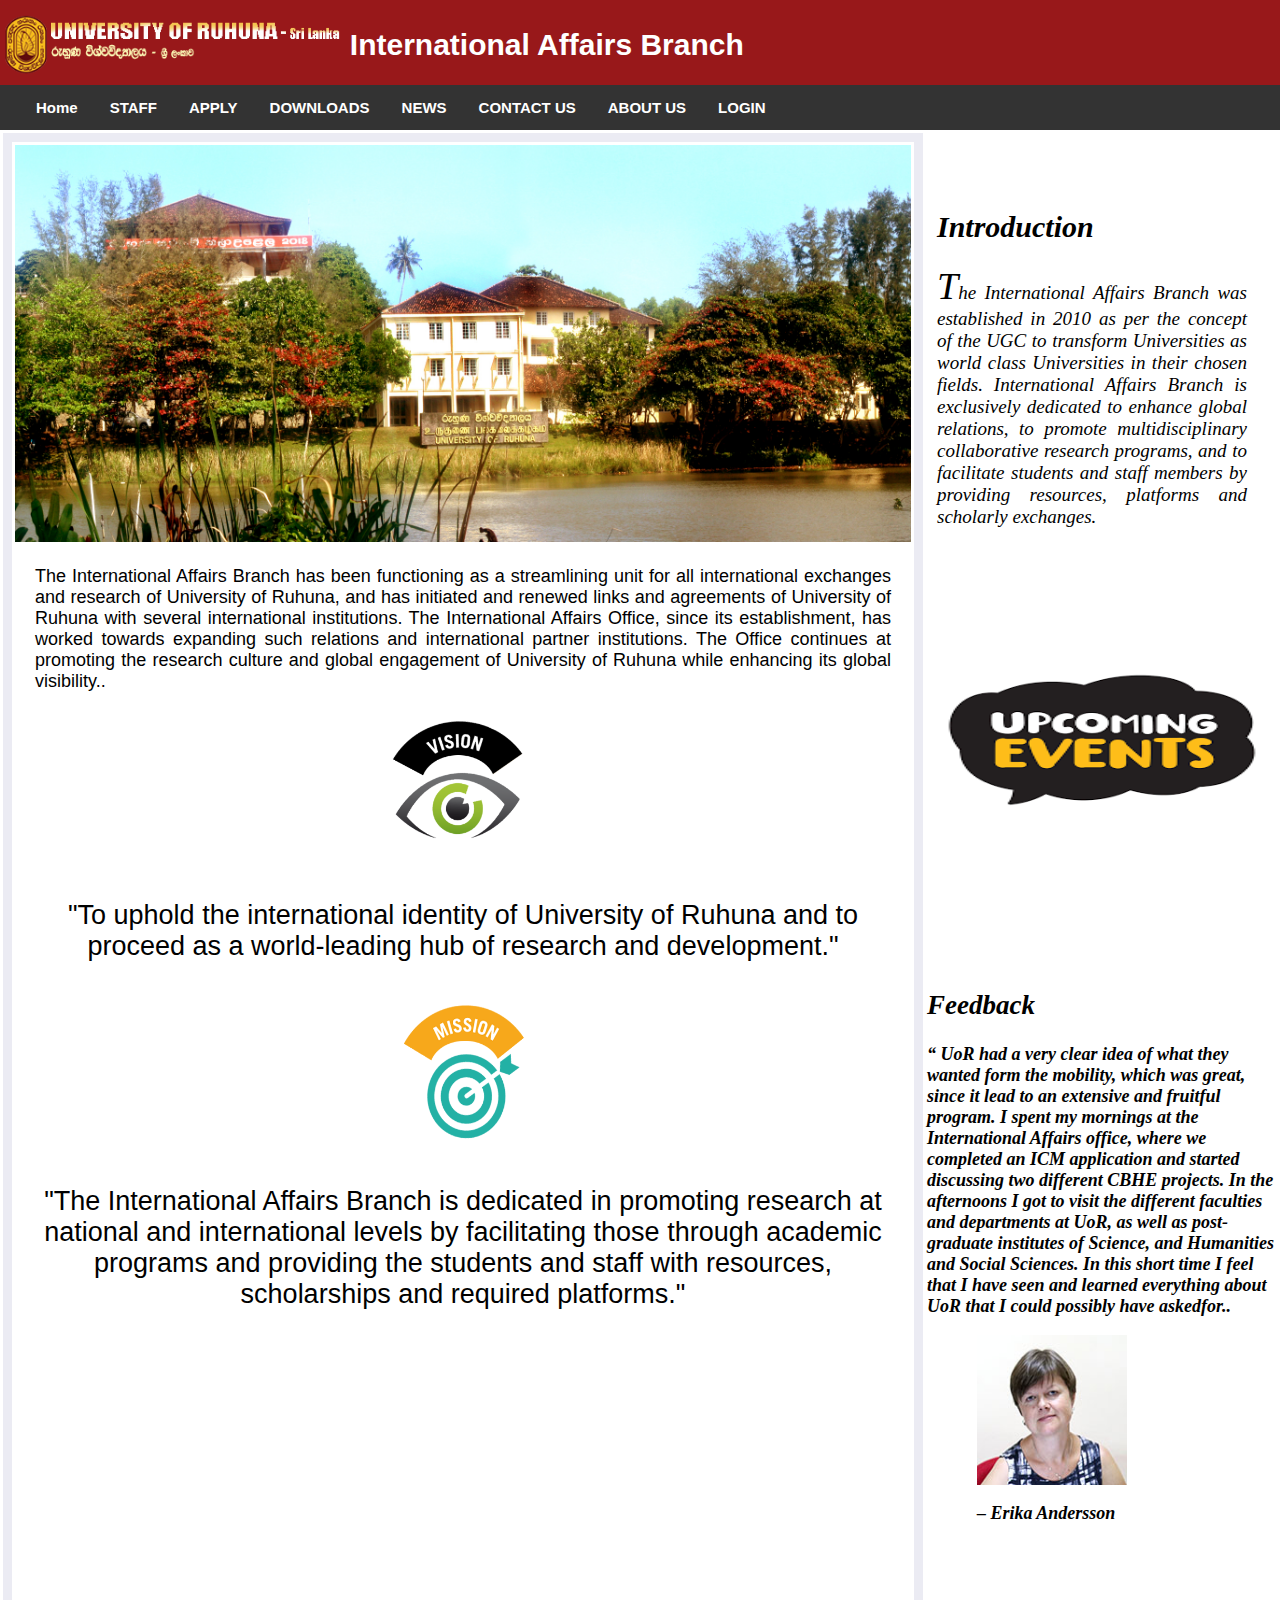
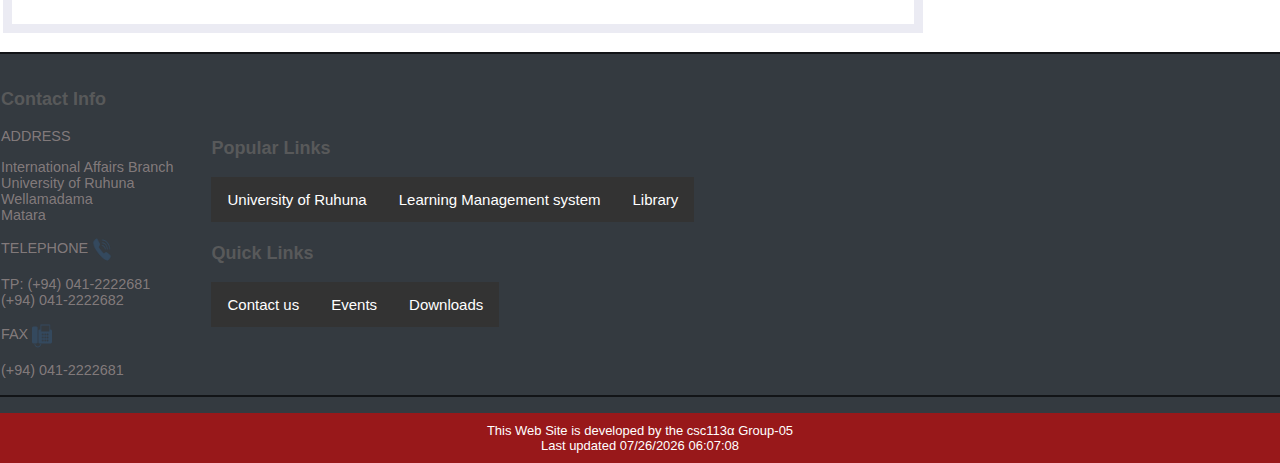
<file: Index.html>
<!DOCTYPE html>
<html>

  <head>
    <link rel="icon" href="Data/icon.png">
    <title>International Affairs - RUHUNA</title>
    <meta name="viewport" content="width=device-width, initial-scale=1.0">
    <link rel="stylesheet" href="css/styles.css">
  </head>
  
  <body>
    <div class="header">
      <table>
        <tr>
          <td><a href="http://www.ruh.ac.lk/ruh/" target="_blank"> <img src="Data/logo.png" alt="Italian Trulli" width="100%"
              height="60"></a></td>
          <td>
            <h1 style="text-align: justify; font-size: 30px;color:white;">International Affairs Branch</h1>
          </td>
        </tr>
      </table>
    </div>
    <ul role="navigation"><strong>
        <li><a href="Index.html">Home</a></li>
        <li><a href="#staff" onclick="document.getElementById('main').innerHTML = '<iframe src=\'./Staff.html\' scrolling=\'no\' frameborder=\'0\' id=\'myIframe\'></iframe>'">STAFF</a></li>
        <li><a href="#apply" onclick="document.getElementById('main').innerHTML = '<iframe src=\'./Apply.html\' scrolling=\'no\' frameborder=\'0\' id=\'myIframe\'></iframe>'">APPLY</a></li>
        <li><a href="#downloads" onclick="document.getElementById('main').innerHTML = '<iframe src=\'./html_data/downloads.html\' scrolling=\'no\' frameborder=\'0\' id=\'myIframe\'></iframe>'">DOWNLOADS</a></li>
        <li><a href="#events & news" onclick="document.getElementById('main').innerHTML = '<iframe src=\'./html_data/events.html\' scrolling=\'no\' frameborder=\'0\' id=\'myIframe\'></iframe>'">NEWS</a></li>
        <li><a href="#contact us" onclick="document.getElementById('main').innerHTML = '<iframe src=\'./Contact.html\' scrolling=\'no\' frameborder=\'0\' id=\'myIframe\'></iframe>'">CONTACT US</a></li>
        <li><a href="#about" onclick="document.getElementById('main').innerHTML = '<iframe src=\'./html_data/about.html\' scrolling=\'no\' frameborder=\'0\' id=\'myIframe\'></iframe>'">ABOUT US</a></li>
        <li><a href="#login" onclick="document.getElementById('main').innerHTML = '<iframe src=\'./Login.html\' scrolling=\'no\' frameborder=\'0\' id=\'myIframe\'></iframe>'">LOGIN</a></li>
    </strong></ul>
    <table>
      <tr>
        <td width="75%" rowspan="3" >
          <div style="height: 1500px" id="main">
            <iframe src="Home.html" id="myIframe" scrolling="no" frameborder="0" style="position: relative; height: 100%; width: 100%;">
            ...
            </iframe>
          </div>
        </td>
        <td width="25%">
          <div style="float: right;"  class="introduction" > 
            <h1>Introduction</h1>
            <p style="text-align:justify; font-size: 19px;font-style: italic;font-family: Serif;" id="p1">The International Affairs Branch was established in 2010 as
                per the concept of the UGC to transform Universities as world class Universities in their chosen fields.
                International Affairs Branch is exclusively dedicated to enhance global relations, to promote multidisciplinary
                collaborative research programs, and to facilitate students and staff members by providing resources, platforms
                and scholarly exchanges.
            </p>
          </div>
        </td>
      </tr>
      <tr>
        <td width="25%">
          <a href="http://www.ruh.ac.lk/ruh/" target="_blank"><img src="Data/event.png" style="width:350px; height: 200px;float:middle;"
                class="center">
        </td>
      </tr>
      <tr>
        <td style="width:25%; background-color: white;font-family:URW Chancery L, cursive;font-size:large;"><em><strong>
          <div>
            <h2>Feedback</h2>
              <p>
                    “ UoR had a very clear idea of what they wanted form the mobility, which was great, since it lead to an
                    extensive and fruitful program. I spent my mornings at the International Affairs office, where we
                    completed an ICM application and started discussing two different CBHE projects. In the afternoons I got
                    to visit the different faculties and departments at UoR, as well as post-graduate institutes of Science,
                    and Humanities and Social Sciences. In this short time I feel that I have seen and learned everything
                    about UoR that I could possibly have askedfor.. 
              </p>
          </div>
          <img src="Data/person.jpg" style="width:200px; height: 150px; padding-left: 50px;">
          <p style="padding-left: 50px;">– Erika Andersson</p></strong></em>
        </td>
      </tr>
    </table>
    <footer><hr>
      <table>
        <tbody>
            <tr>
              <td>
                <h3>Contact Info</h3>
                <dl>ADDRESS</dl>
                <dt>International Affairs Branch</dt>
                <dt>University of Ruhuna</dt>
                <dt>Wellamadama</dt>
                <dt>Matara</dt>
                <dl>TELEPHONE <img src="Data/tel.png" width=40 height=25 style="padding-right:20px;vertical-align:middle;"></dl>
                <dt>TP: (+94) 041-2222681</dt>
                <dt>(+94) 041-2222682</dt>
                <dl>FAX <img src="Data/fax.png" width=40 height=25 style="padding-right:20px;vertical-align:middle;"></dl>
                <dt>(+94) 041-2222681</dt>
              </td>
              <td>
                <h3>Popular Links</h3>
                <ul class="foo-links">
                  <li><a href="http://ruh.ac.lk/ruh/index.php">University of Ruhuna</a></li>
                  <li><a href="http://scilms.ruh.ac.lk/moodle/">Learning Management system</a></li>
                  <li><a href="http://www.lib.ruh.ac.lk/web1/">Library</a></li>
                </ul>
                <h3>Quick Links</h3>
                <ul class="foo-links">                  
                  <li><a href="contact.html"> Contact us</a></li>
                  <li><a href="progfpoterrams.html">Events</a></li>
                  <li><a href="downloads.html"> Downloads</a></li>
                </ul>
              </td>
              <td>
              <div>
                <iframe src="https://www.google.com/maps/embed?pb=!1m18!1m12!1m3!1d3968.409944071389!2d80.57394035070905!3d5.93809743131691!2m3!1f0!2f0!3f0!3m2!1i1024!2i768!4f13.1!3m3!1m2!1s0x3ae1391b4a29e707%3A0xd54277175e326bc2!2sUniversity+of+Ruhuna!5e0!3m2!1sen!2slk!4v1565244105111!5m2!1sen!2slk" width="400" height="300" frameborder="0" style="border:0" allowfullscreen></iframe>
              </div>
            </td>
          </tr>
        </tbody>
      </table><hr>
      <div class="footer">
          This Web Site is developed by the csc113&#945 Group-05</br>
          Last updated
        <script type="text/javascript">
          var lm = document.lastModified;
          document.write(lm);
        </script>
      </div>
    </footer>

  </body>

</html>
</file>
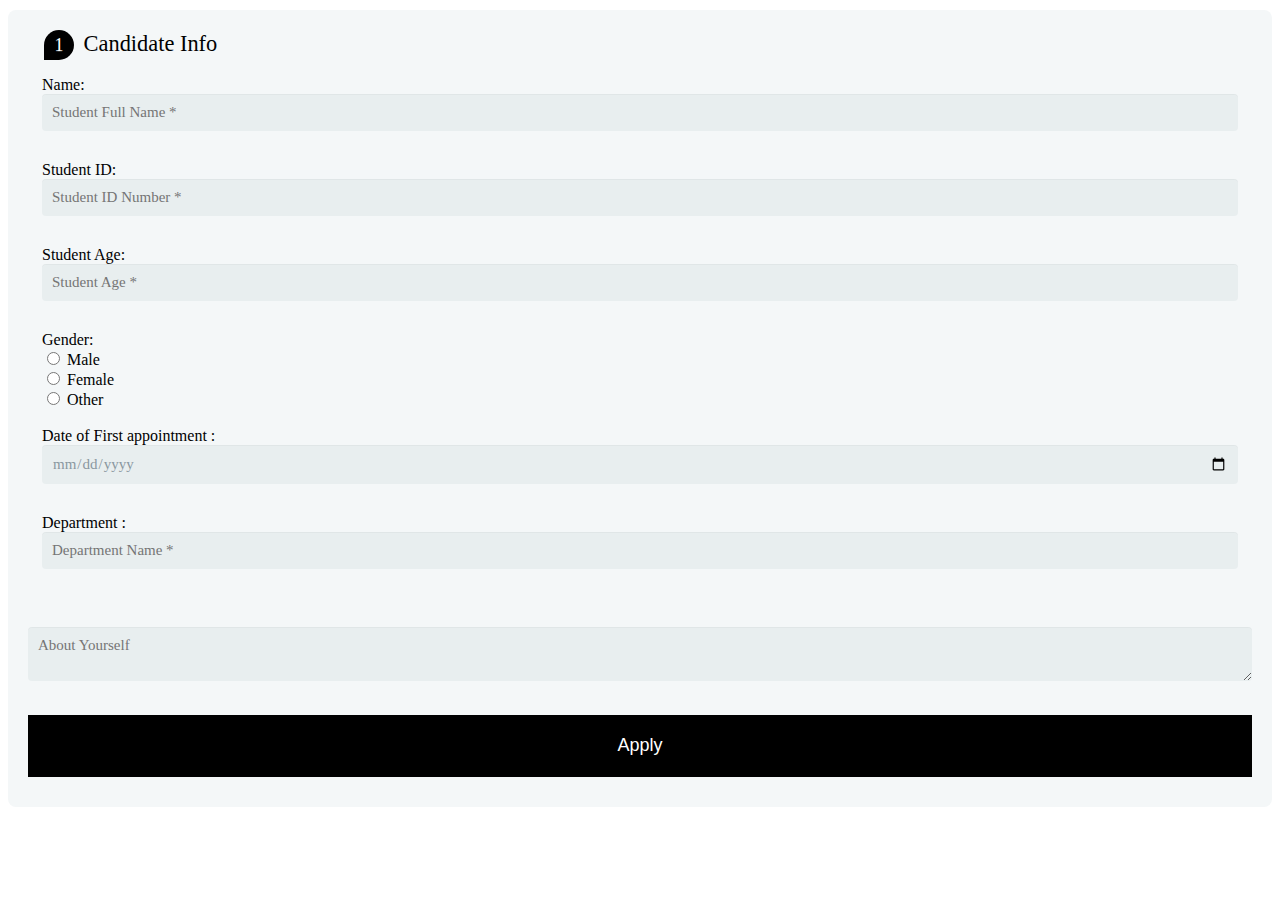
<file: Apply.html>
<!DOCTYPE html>
<html>
	<head>
			<link rel="stylesheet" type="text/css" href="css/app.css">
	</head>
	<body>
	  <div class="form-style-5">
      <form>
        <fieldset>
          <legend><span class="number">1</span> Candidate Info</legend>
          Name:<br>
          <input type="text" name="field1" placeholder="Student Full Name *">
          Student ID:
          <input type="text" name="field1" placeholder="Student ID Number *">
          Student Age:
          <input type="text" name="field2" placeholder="Student Age *"><br>
          Gender:<br>
          <input type="radio" name="gender" value="male"> Male<br>
          <input type="radio" name="gender" value="female"> Female<br>
          <input type="radio" name="gender" value="other"> Other<br><br>
          Date of First appointment : 
          <input type="date" name="datefirst">
          Department : 
          <input type="text" name="department" placeholder="Department Name *">  &nbsp&nbsp&nbsp 
          </fieldset>
          <textarea name="field3" placeholder="About Yourself"></textarea>
          </fieldset>
          <input type="submit" value="Apply" />
      </form>
    </div>
  </body>
</html>
</file>
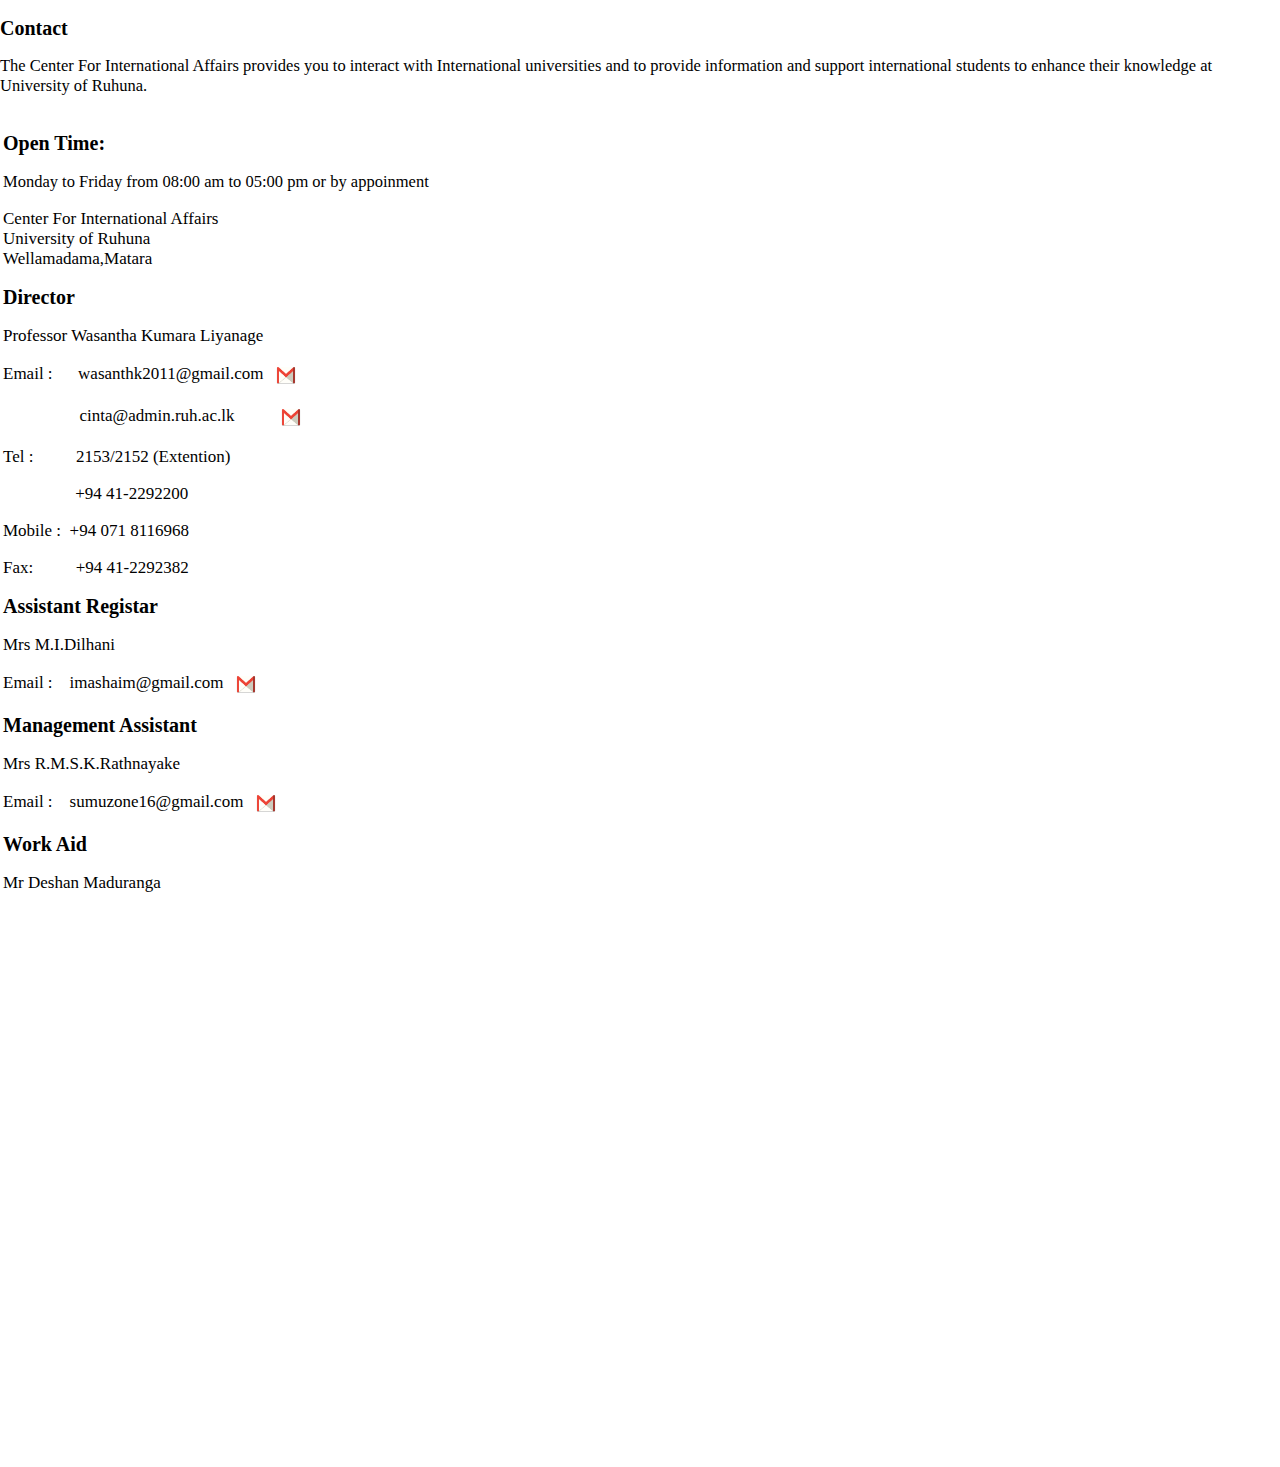
<file: contact.html>
<!DOCTYPE html>
<html>
<head>

		<link rel="stylesheet" href="harsha.css">
  <style>
  pre{
	font-size:17px;
	font-family:Calibri Light;
  }
  h2{
	color:black;
	font-size:20px;
	font-family:Calibri Light;
	font-weight:800;
  }
	.gmap_canvas {
	overflow:hidden;
	background:none!important;
	height:100%;width:100%;
}
  </style>
</head>

<body >
	<h2>Contact</h2>
	<p style="font-size:16.5px;font-family:Calibri Light;font-weight:2100;">The Center For International Affairs provides you to interact with International universities and to provide information and support international students to enhance their knowledge at University of Ruhuna.</p>
	<table>
		<tr>
			<td>
				<div width="500" height="500" align="left">
					<h2>Open Time:</h2>  
					<p style="font-size:16.5px;font-family:Calibri Light;" >Monday to Friday from 08:00 am to 05:00 pm or by appoinment</p>
					<pre>Center For International Affairs<br>University of Ruhuna<br>Wellamadama,Matara</pre>
					<h2>Director</h2>
					<p style="font-size:17px;font-family:Calibri Light;">Professor Wasantha Kumara Liyanage</p>
					<pre>Email :      wasanthk2011@gmail.com   <a href="https://mail.google.com/mail/u/0/?tab=rm&ogbl#inbox?compose=GTvVlcSHxjQCHdhhfhcThRvzlmHlwwxXtFJvgSgsNnHQdSTCJWhTmlDNhKhDscbrwHBWxKhPsBfTp"><img src="Data/gmail.png" width=40 height=25 style="padding-right:20px;vertical-align:middle;"></a></pre>
					<pre>                  cinta@admin.ruh.ac.lk           <a href="https://mail.google.com/mail/u/0/?tab=rm&ogbl#inbox?compose=VpCqJKjFwfPdrnJwMjQsnWqXZbBvHBWkJVBmpNXndFsrPpZvVhXwclbHQZPZZcVFRzBTmvG"><img src="Data/gmail.png" width=40 height=25 style="padding-right:20px;vertical-align:middle;"></a></pre>
					<pre>Tel :          2153/2152 (Extention)</pre>
					<pre>                 +94 41-2292200</pre>
					<pre>Mobile :  +94 071 8116968</pre>
					<pre>Fax:          +94 41-2292382</pre>
					<h2>Assistant Registar</h2>
					<p style="font-size:17px;font-family:Calibri Light;">Mrs  M.I.Dilhani</p>
					<pre>Email :    imashaim@gmail.com   <a href="https://mail.google.com/mail/u/0/?tab=rm&ogbl#inbox?compose=DmwnWrRrljTDRvJGjhhssLwlGTNHHqQVFWfjXWHkXCTprcSqmvrTWwVJdCfkxXFpMRJNrnXbNsDV"><img src="Data/gmail.png" width=40 height=25 style="padding-right:20px;vertical-align:middle;"></a></pre>
					<h2>Management Assistant</h2>
					<p style="font-size:17px;font-family:Calibri Light;">Mrs  R.M.S.K.Rathnayake</p>
					<pre>Email :    sumuzone16@gmail.com   <a href="https://mail.google.com/mail/u/0/?pli=1#inbox?compose=DmwnWtMnXtZJGXTfNfKnMjhhtZDJDFMGcVclvSFhHcgPkTbTDlTqXPJGXnVnBJGlglNhNtXGlLWq"><img src="Data/gmail.png" width=40 height=25 style="padding-right:20px;vertical-align:middle;"></a></pre>
					<h2>Work Aid</h2>
					<p style="font-size:17px;font-family:Calibri Light;">Mr Deshan Maduranga</p>
				</div>
			</td>
			<td>
				</div>
			</td>
		</tr>
	</table>
</div>
<div class="gmap_canvas"  >
		<iframe width="100%" height="550px" id="gmap_canvas" src="https://maps.google.com/maps?q=university%20of%20ruhuna&t=&z=13&ie=UTF8&iwloc=&output=embed"  frameborder="0" style="border:0">
		</iframe>	
</body> 

</html>
</file>
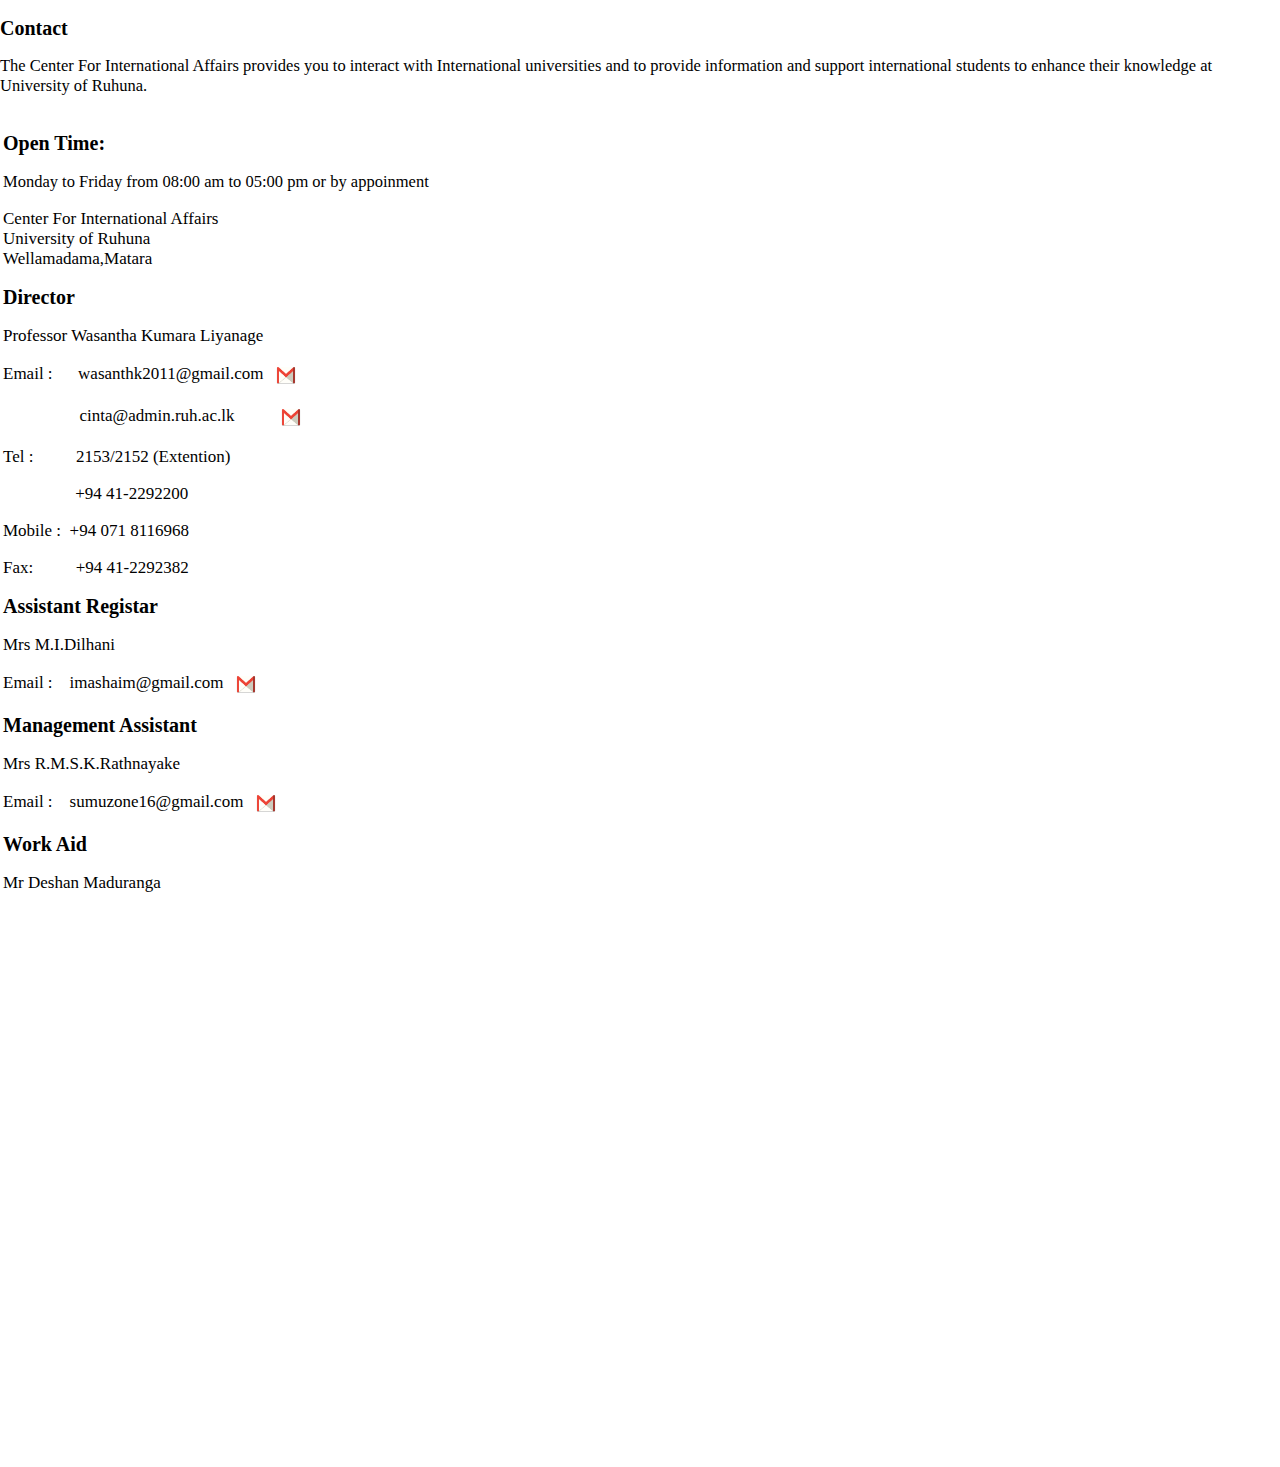
<file: Contact.html>
<!DOCTYPE html>
<html>
<head>
	<link rel="stylesheet" href="css/harsha.css">
  	<style>
  	pre{
	font-size:17px;
	font-family:Calibri Light;
  	}
  	h2{
	color:black;
	font-size:20px;
	font-family:Calibri Light;
	font-weight:800;
  	}
	.gmap_canvas {
	overflow:hidden;
	background:none!important;
	height:100%;width:100%;
	}
  	</style>
	</head>
	<body >
		<h2>Contact</h2>
		<p style="font-size:16.5px;font-family:Calibri Light;font-weight:2100;">The Center For International Affairs provides you to interact with International universities and to provide information and support international students to enhance their knowledge at University of Ruhuna.</p>
		<table>
			<tr>
				<td>
					<div width="500" height="500" align="left">
						<h2>Open Time:</h2>  
						<p style="font-size:16.5px;font-family:Calibri Light;" >Monday to Friday from 08:00 am to 05:00 pm or by appoinment</p>
						<pre>Center For International Affairs<br>University of Ruhuna<br>Wellamadama,Matara</pre>
						<h2>Director</h2>
						<p style="font-size:17px;font-family:Calibri Light;">Professor Wasantha Kumara Liyanage</p>
						<pre>Email :      wasanthk2011@gmail.com   <a href="https://mail.google.com/mail/u/0/?tab=rm&ogbl#inbox?compose=GTvVlcSHxjQCHdhhfhcThRvzlmHlwwxXtFJvgSgsNnHQdSTCJWhTmlDNhKhDscbrwHBWxKhPsBfTp"><img src="Data/gmail.png" width=40 height=25 style="padding-right:20px;vertical-align:middle;"></a></pre>
						<pre>                  cinta@admin.ruh.ac.lk           <a href="https://mail.google.com/mail/u/0/?tab=rm&ogbl#inbox?compose=VpCqJKjFwfPdrnJwMjQsnWqXZbBvHBWkJVBmpNXndFsrPpZvVhXwclbHQZPZZcVFRzBTmvG"><img src="Data/gmail.png" width=40 height=25 style="padding-right:20px;vertical-align:middle;"></a></pre>
						<pre>Tel :          2153/2152 (Extention)</pre>
						<pre>                 +94 41-2292200</pre>
						<pre>Mobile :  +94 071 8116968</pre>
						<pre>Fax:          +94 41-2292382</pre>
						<h2>Assistant Registar</h2>
						<p style="font-size:17px;font-family:Calibri Light;">Mrs  M.I.Dilhani</p>
						<pre>Email :    imashaim@gmail.com   <a href="https://mail.google.com/mail/u/0/?tab=rm&ogbl#inbox?compose=DmwnWrRrljTDRvJGjhhssLwlGTNHHqQVFWfjXWHkXCTprcSqmvrTWwVJdCfkxXFpMRJNrnXbNsDV"><img src="Data/gmail.png" width=40 height=25 style="padding-right:20px;vertical-align:middle;"></a></pre>
						<h2>Management Assistant</h2>
						<p style="font-size:17px;font-family:Calibri Light;">Mrs  R.M.S.K.Rathnayake</p>
						<pre>Email :    sumuzone16@gmail.com   <a href="https://mail.google.com/mail/u/0/?pli=1#inbox?compose=DmwnWtMnXtZJGXTfNfKnMjhhtZDJDFMGcVclvSFhHcgPkTbTDlTqXPJGXnVnBJGlglNhNtXGlLWq"><img src="Data/gmail.png" width=40 height=25 style="padding-right:20px;vertical-align:middle;"></a></pre>
						<h2>Work Aid</h2>
						<p style="font-size:17px;font-family:Calibri Light;">Mr Deshan Maduranga</p>
					</div>
				</td>
			</tr>
		</table>
		<div class="gmap_canvas"  >
			<iframe width="100%" height="550px" id="gmap_canvas" src="https://maps.google.com/maps?q=university%20of%20ruhuna&t=&z=13&ie=UTF8&iwloc=&output=embed"  frameborder="0" style="border:0">
			</iframe>
		</div>	
	</body> 
</html>
</file>
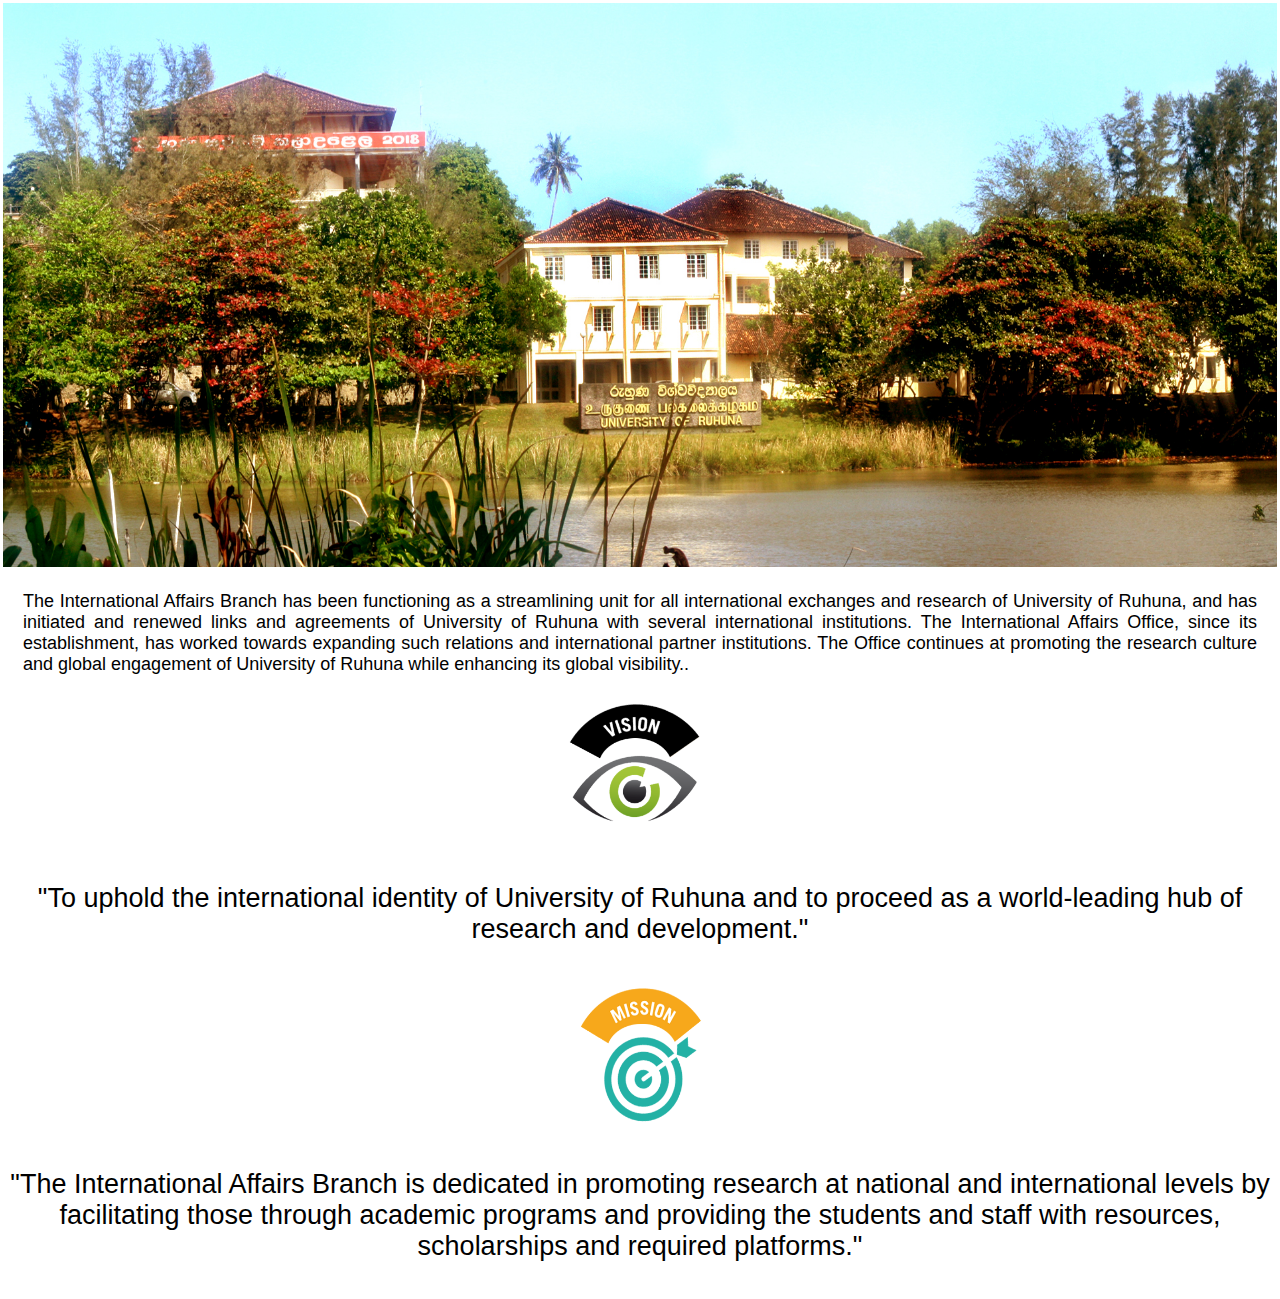
<file: Home.html>
<!DOCTYPE html>
<html>
    <head>
            <link rel="stylesheet" href="css/styles.css">

    </head>
<body>
  <table>
    <tr>
      <td style="width: 75%;"> 
        <div class="slideshow-container">
        <div class="mySlides fade"> <img src="Data/index1.jpeg" style="width:100%"> </div>
        <div class="mySlides fade"> <img src="Data/index2.jpeg" style="width:100%"> </div>
        <div class="mySlides fade"> <img src="Data/index3.jpeg" style="width:100%"> </div>
        </div>
      </td>
    </tr>
  </table>
  <table>
    <tr>
      <td>
        <div class="content_more">
          <p style="text-align: justify; font-size: 18px; padding-left: 20px;padding-right: 20px;float: left;">The International
              Affairs Branch has been functioning as a streamlining unit for all international exchanges and research of
              University of Ruhuna, and has initiated and renewed links and agreements of University of Ruhuna with
              several international institutions. The International Affairs Office, since its establishment, has worked
              towards expanding such relations and international partner institutions. The Office continues at promoting
              the research culture and global engagement of University of Ruhuna while enhancing its global visibility..
          </p>
        </div>
      </td>
    </tr>
  </table>
    <div class="content_mission_vision">
      <img src="Data/vision.png" style="width:150px; height: 150px;" class="center">
      <p style="text-align: center; font-size: 27px; padding: 10px;">"To uphold the international identity of University
        of Ruhuna and to proceed as a world-leading hub of research and development."</p>
    </div>
  
  
    <div class="content_mission_vision">
      <img src="Data/mission.png" style="width:150px; height: 150px;" class="center">
      <p style="text-align: center; font-size: 27px; padding: 10px;">"The International Affairs Branch is dedicated in
        promoting research at national and international levels by facilitating those through academic programs and
        providing the students and staff with resources, scholarships and required platforms."</p>
    </div>
  
    <script>
      var slideIndex = 0;
      showSlides();
  
      function showSlides() {
        var i;
        var slides = document.getElementsByClassName("mySlides");
        var dots = document.getElementsByClassName("dot");
        for (i = 0; i < slides.length; i++) {
          slides[i].style.display = "none";
        }
        slideIndex++;
        if (slideIndex > slides.length) { slideIndex = 1 }
        for (i = 0; i < dots.length; i++) {
          dots[i].className = dots[i].className.replace(" active", "");
        }
        slides[slideIndex - 1].style.display = "block";
  
        setTimeout(showSlides, 6000); // Change image every 6 seconds
      }
    </script>
  </body>
</html>
</file>
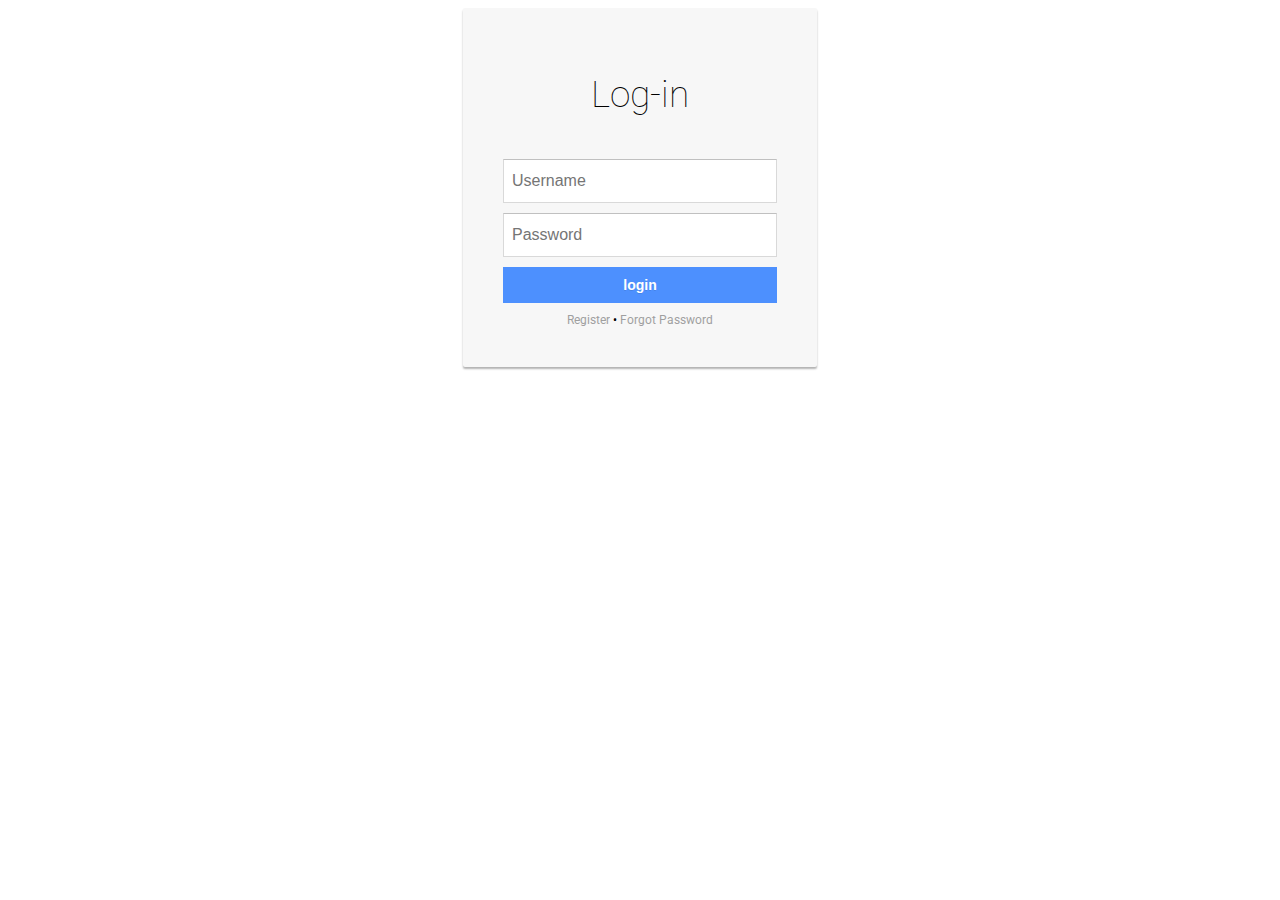
<file: Login.html>
<!DOCTYPE html>
<html>

<head>

  <meta charset="UTF-8">

  <title>CodePen - Log-in</title>

  <link rel='stylesheet' href='http://codepen.io/assets/libs/fullpage/jquery-ui.css'>

    <link rel="stylesheet" href="css/style.css" media="screen" type="text/css" />

</head>

<body>

  <div class="login-card">
    <h1>Log-in</h1><br>
  <form>
    <input type="text" name="user" placeholder="Username">
    <input type="password" name="pass" placeholder="Password">
    <input type="submit" name="login" class="login login-submit" value="login">
  </form>

  <div class="login-help">
    <a href="#">Register</a> • <a href="#">Forgot Password</a>
  </div>
</div>

<!-- <div id="error"><img src="https://dl.dropboxusercontent.com/u/23299152/Delete-icon.png" /> Your caps-lock is on.</div> -->

  <script src='http://codepen.io/assets/libs/fullpage/jquery_and_jqueryui.js'></script>

</body>

</html>
</file>
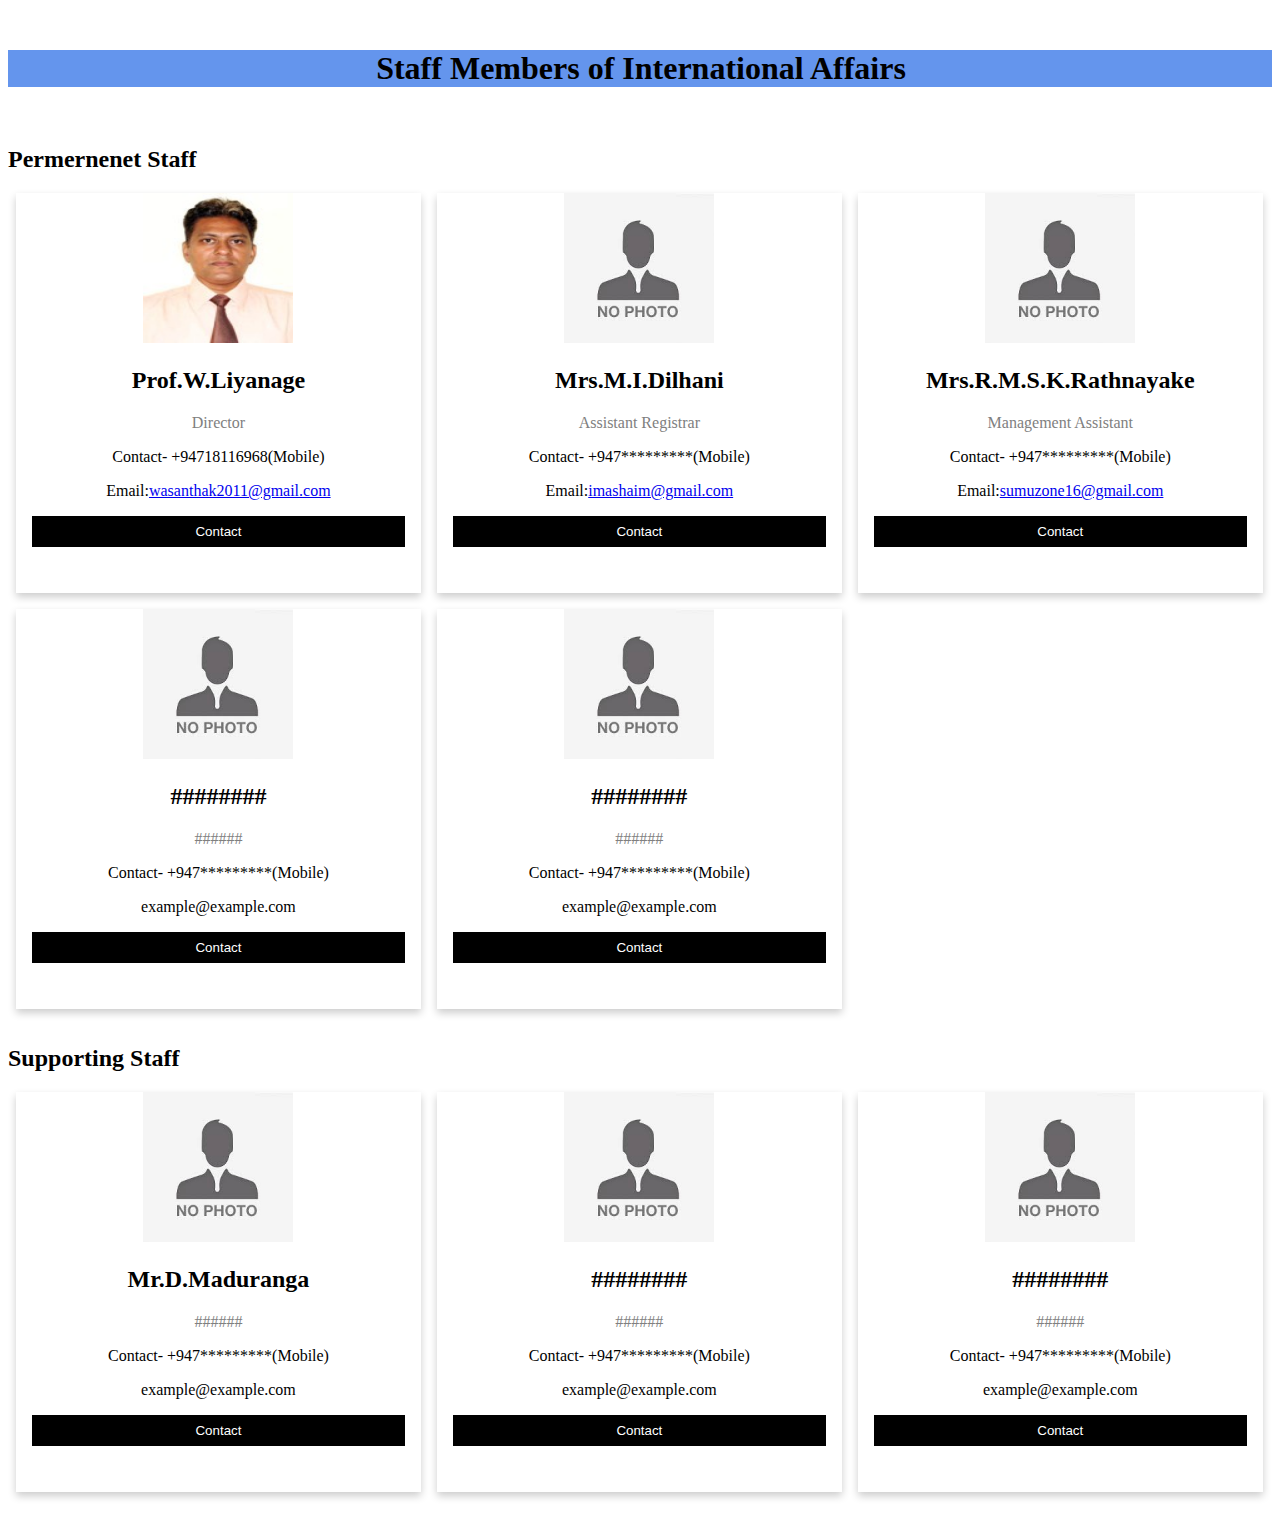
<file: Staff.html>
<!DOCTYPE html>
<html>
<head>
<meta name="viewport" content="width=device-width, initial-scale=1">
<style>
html {
  box-sizing: border-box;
}

*, *:before, *:after {
  box-sizing: inherit;
}

.column {
  float: left;
  width: 33.3%;
  margin-bottom: 16px;
  padding: 0 8px;
}

@media screen and (max-width: 650px) {
  .column {
    width: 100%;
    display: block;
  }
}

.card {
  box-shadow: 0 4px 8px 0 rgba(0, 0, 0, 0.2);
  text-align:center;
  max-width: 100%;
  height: 400px;
}

.container {
  padding: 0 16px;
}

.container::after, .row::after {
  content: "";
  clear: both;
  display: table;
}

.title {
  color: grey;
}

.button {
  border: none;
  outline: 0;
  display: inline-block;
  padding: 8px;
  color: white;
  background-color: #000;
  text-align: center;
  cursor: pointer;
  width: 100%;
}

.button:hover {
  background-color: #555;
}
h1{
	text-align:center;
	font-family:franklin-gothic;
	margin-left:2px;
	margin-top:50px;
}
</style>
</head>
<body bgcolor="white">
<div style="width: 100%;background-color: cornflowerblue;">
<h1 align="center">Staff Members of International Affairs</h1>
</div>
<br>

<h2 align="left">Permernenet Staff</h2>

<div class="row" >
  <div class="column" >
    <div class="card">
        <img src="Data/Wasantha.jpg" alt="Permanent" width="150" height="150">      
        <div class="container">
        <h2>Prof.W.Liyanage</h2>
        <p class="title">Director</p>
        <p>Contact- +94718116968(Mobile)</p>
        <p>Email:<a href="mailto:wasanthak2011@gmail.com? subject=hello">wasanthak2011@gmail.com</a></p>
        <p><button class="button">Contact</button></p>
      </div>
    </div>
  </div>
  <div class="column">
    <div class="card">
            <img src="Data/img.jpeg" alt="Permanent" width="150" height="150">
      <div class="container">
        <h2>Mrs.M.I.Dilhani</h2>
        <p class="title">Assistant Registrar</p>
        <p>Contact- +947*********(Mobile)</p>
        <p>Email:<a href="mailto:imashaim@gmail.com? subject=hello">imashaim@gmail.com</a></p>
        <p><button class="button">Contact</button></p>
      </div>
    </div>
  </div>
  <div class="column">
    <div class="card">
        <img src="Data/img.jpeg" alt="Permanent" width="150" height="150">      
        <div class="container">
        <h2>Mrs.R.M.S.K.Rathnayake</h2>
        <p class="title">Management Assistant</p>
        <p>Contact- +947*********(Mobile)</p>
        <p>Email:<a href="mailto:sumuzone16@gmail.com? subject=hello">sumuzone16@gmail.com</a></p>
        <p><button class="button">Contact</button></p>
      </div>
    </div>
  </div>
  <div class="column">
    <div class="card">
            <img src="Data/img.jpeg" alt="Permanent" width="150" height="150">
      <div class="container">
        <h2>########</h2>
        <p class="title">######</p>
        <p>Contact- +947*********(Mobile)</p>
        <p>example@example.com</p>
        <p><button class="button">Contact</button></p>
      </div>
    </div>
  </div>
  <div class="column">
    <div class="card">
            <img src="Data/img.jpeg" alt="Permanent" width="150" height="150">
        <div class="container">
            <h2>########</h2>
            <p class="title">######</p>
            <p>Contact- +947*********(Mobile)</p>
            <p>example@example.com</p>
            <p><button class="button">Contact</button></p>
        </div>
    </div>
  </div>
 
</div>
<h2 align="left">Supporting Staff</h2>
<div class="row" >
        <div class="column" >
                <div class="card">
                        <img src="Data/img.jpeg" alt="Permanent" width="150" height="150">
                  <div class="container">
                    <h2>Mr.D.Maduranga</h2>
                    <p class="title">######</p>
                    <p>Contact- +947*********(Mobile)</p>
                    <p>example@example.com</p>
                    <p><button class="button">Contact</button></p>
                  </div>
                </div>
        </div>
        <div class="column">
                <div class="card">
                        <img src="Data/img.jpeg" alt="Permanent" width="150" height="150">
                  <div class="container">
                    <h2>########</h2>
                    <p class="title">######</p>
                    <p>Contact- +947*********(Mobile)</p>
                    <p>example@example.com</p>
                    <p><button class="button">Contact</button></p>
                  </div>
                </div>
        </div>
        <div class="column">
                <div class="card">
                        <img src="Data/img.jpeg" alt="Permanent" width="150" height="150">
                  <div class="container">
                    <h2>########</h2>
                    <p class="title">######</p>
                    <p>Contact- +947*********(Mobile)</p>
                    <p>example@example.com</p>
                    <p><button class="button">Contact</button></p>
                  </div>
                </div>
        </div>
        
        
    </div>

</body>
</html>
</file>
<file: css/styles.css>
* {
  box-sizing: border-box;
}

body {
  margin: 0;
}

/* Style the header */
.header {
  background-color: #98181A;
  padding-top: 5px;
  color: #ffffff;
  font-family:Helvetica;
}

/* Style the top navigation bar */
.topnav {
  overflow: hidden;
 /* background-color: #333;*/
}

/* Style the topnav links */
.topnav a {
  float: left;
  display: block;
  color: #f2f2f2;
  text-align: center;
  padding: 14px 16px;
  text-decoration: none;
}

/* Change color on hover */
.topnav a:hover {
  background-color: #ddd;
  color: black;
}

/*web page background colour*/
body {
 background-color: white;
}

ul {
  list-style-type: none;
  margin: 0;
  padding-left: 20px;
  overflow: hidden;
  background-color: #333;
}

li {
  float: left;
}

li a, .dropbtn {
  display: inline-block;
  color: white;
  text-align: center;
  padding: 14px 16px;
  text-decoration: none;
  font-size: 15px;
   

}

li a:hover, .dropdown:hover .dropbtn {
  background-color: #FF0808;
}

li.dropdown {
  display: inline-block;
}

.dropdown-content {
  display: none;
  position: absolute;
  background-color: #8C3D3E;
  min-width: 160px;
  box-shadow: 0px 8px 16px 0px rgba(0,0,0,0.2);
  z-index: 1;
}

.dropdown-content a {
  color: #FFFFFF;
  padding: 12px 16px;
  text-decoration: none;
  display: block;
  text-align: left;
}

.dropdown-content a:hover {background-color: #F23539;}

.dropdown:hover .dropdown-content {
  display: block;
}

.contactus {
	
	float: right;
}


* {box-sizing: border-box;}
body {font-family: Verdana, sans-serif;}

.mySlides {display: none;}
img {vertical-align: middle;}

/* Slideshow container */
.slideshow-container {
  max-width: 100%;
  max-height: 100%;
  position: relative;
  margin: auto;
  float: left;
  padding: 0px;
}
/* Fading animation */
.fade {
  -webkit-animation-name: fade;
  -webkit-animation-duration: 5.5s;
  animation-name: fade;
  animation-duration: 5.5s;
}

@-webkit-keyframes fade {
  from {opacity: .4} 
  to {opacity: 1}
}

@keyframes fade {
  from {opacity: .4} 
  to {opacity: 1}
}

/* On smaller screens, decrease text size */
@media only screen and (max-width: 300px) {
  .text {font-size: 11px}
}



.introduction{
  background-color: white;
  color: black;
  float: right;
  padding-right: 30px;
  padding-left: 10px;
  text-align: justify;
  font-size: 15px;
  font-style: italic;
  font-family: Serif;
}

.content_mission_vision{
  clear: both;
  max-height: 100%;
  width: 100%;
  /*background-color: rgb(0,0,0);*/
  /*border-style: solid;
  border-color: red;*/
}

.content_more{
  clear: both;
  max-height: 100%;
  width: 100%;
  /*background-color: rgb(0,0,0);*/
  /*border-style: solid;
  border-color: red;*/
}


.content_footer{
  clear: both;  
  width: 100%;
  background-color:#ff531a;
  /*border-style: solid;
  border-colors: red;*/
}
.footer{
  width: 100%;
  padding: 10px;
  background-color: #98181A;
  bottom: 0;
  text-align: center;
  color: white;
  font-size:small;
}

footer{
  color: black; 
  background-color: #343a40;
  text-decoration-color:  rgba(165, 154, 154, 0.932); 

}
footer hr {
  margin-top: 1rem;
  margin-bottom: 1rem;
  border: 0;
  border-top: 2px solid rgba(0, 0, 0, 0.644);
}
footer p{
text-align: center;
}
footer table{
width: 100%;
padding: 0;
margin: 0;
border-collapse: collapse;
text-align: left;
font-size: 0.9em;
color: rgba(138, 128, 128, 0.932);
/*border: 1px solid blue;*/
}
.foo-links{
display: inline-block;
color: rgba(165, 154, 154, 0.932);
text-align: left;
text-decoration: none;
list-style-type: none;
transition: border-bottom 1s ease-in;
font-size: 0.9em;
padding: 0;
margin: 0;
}
.foo-links a:hover,a:focus {
border-bottom: 2px solid #e4dede;
}
footer p{
text-align: center;
}
footer table{
width: 100%;
padding: 0;
margin: 0;
border-collapse: collapse;
text-align: left;
font-size: 0.9em;
color: rgba(138, 128, 128, 0.932);
/*border: 1px solid blue;*/
}
.foo-links{
display: inline-block;
color: rgba(165, 154, 154, 0.932);
text-align: left;
text-decoration: none;
list-style-type: none;
transition: border-bottom 1s ease-in;
font-size: 0.9em;
padding: 0;
margin: 0;
}
.foo-links a:hover,a:focus {
border-bottom: 2px solid #e4dede;
}
footer h3{
text-align: inherit;
color: #58595a;
font-size: 1.25em;
}
#p1:first-letter {
  font-size: 200%;
  color: black;
}
.center {
  display: block;
  margin-left: auto;
  margin-right: auto;
  width: 50%;
}
#footer_column{
  background-color:#ff531a;
  color :white;
  /*max-width: 400px;*/
  text-align: justify; 
  padding-right: 50px; 
  padding-left: 50px;
}
#main{
	float: left;
	padding : 1%; 
        color: black; 
        background-color: #e6e6f0c7; 
        width: 100%;
        height: auto;
}
#myIframe
{
    position: relative;
    height: 100%;
    width: 100%; 
}
</file>
<file: css/app.css>
.form-style-5{
	max-width:100%;
	padding: 10px 20px;
	background: #f4f7f8;
	margin: 10px auto;
	padding: 20px;
	background: #f4f7f8;
	border-radius: 8px;
	font-family: Georgia, "Times New Roman", Times, serif;
}
.form-style-5 fieldset{
	border: none;
}
.form-style-5 legend {
	font-size: 1.4em;
	margin-bottom: 10px;
}
.form-style-5 label {
	display: block;
	margin-bottom: 8px;
}
.form-style-5 input[type="text"],
.form-style-5 input[type="date"],
.form-style-5 input[type="datetime"],
.form-style-5 input[type="email"],
.form-style-5 input[type="number"],
.form-style-5 input[type="search"],
.form-style-5 input[type="time"],
.form-style-5 input[type="url"],
.form-style-5 textarea,
.form-style-5 select {
	font-family: Georgia, "Times New Roman", Times, serif;
	background: rgba(255,255,255,.1);
	border: none;
	border-radius: 4px;
	font-size: 15px;
	margin: 0;
	outline: 0;
	padding: 10px;
	width: 100%;
	box-sizing: border-box; 
	-webkit-box-sizing: border-box;
	-moz-box-sizing: border-box; 
	background-color: #e8eeef;
	color:#8a97a0;
	-webkit-box-shadow: 0 1px 0 rgba(0,0,0,0.03) inset;
	box-shadow: 0 1px 0 rgba(0,0,0,0.03) inset;
	margin-bottom: 30px;
}
.form-style-5 input[type="text"]:focus,
.form-style-5 input[type="date"]:focus,
.form-style-5 input[type="datetime"]:focus,
.form-style-5 input[type="email"]:focus,
.form-style-5 input[type="number"]:focus,
.form-style-5 input[type="search"]:focus,
.form-style-5 input[type="time"]:focus,
.form-style-5 input[type="url"]:focus,
.form-style-5 textarea:focus,
.form-style-5 select:focus{
	background: #d2d9dd;
}
.form-style-5 select{
	-webkit-appearance: menulist-button;
	height:35px;
}
.form-style-5 .number {
	background:black;
	color: #fff;
	height: 30px;
	width: 30px;
	display: inline-block;
	font-size: 0.8em;
	margin-right: 4px;
	line-height: 30px;
	text-align: center;
	text-shadow: 0 1px 0 rgba(255,255,255,0.2);
	border-radius: 15px 15px 15px 0px;
}

.form-style-5 input[type="submit"],
.form-style-5 input[type="button"]
{
	position: relative;
	display: block;
	padding: 19px 39px 18px 39px;
	color: #FFF;
	margin: 0 auto;
	background:black;
	font-size: 18px;
	text-align: center;
	font-style: normal;
	width: 100%;
	border: 1px solid black;
	border-width: 1px 1px 3px;
	margin-bottom: 10px;
}
.form-style-5 input[type="submit"]:hover,
.form-style-5 input[type="button"]:hover
{
	background: black;
}
</file>
<file: harsha.css>
*{
	box-sizing: border-box;
}

body {
  margin: 0;
  background-color: rgb(255,255,255);
  background-size:auto;
}
/*heder section*/
 
 .table1{
	 width:50px;
	 /*border-style: solid;
    border-color: rgba(51, 153, 255,1.0);*/
	padding-left:10px;
 }

 .table2{
	 width:50px;
	/*border-style: solid;
    border-color: rgba(51, 153, 255,1.0);*/
	padding-left:120px;
 }
 
.topnav{
	/*position:fixed;*/
	
	background-color: rgba(255,255,255,1.0);
	
}
#h1{
	/*background-color: rgb(0,0,0);*/
	text-align:center;
	color: rgb(51, 153, 255);
	padding: 0px;
	font-size:60px;
	width:1000px;
}
ul {
    list-style-type: none;
    margin: 0;
    padding: 0;
    overflow: hidden;
    /*border-style: solid;
    border-color: rgba(51, 153, 255,1.0);*/
    /*background-color: rgba(250,65,4,0.10);*/
	
}

.contactus{
	float:right;
}

li {
    float: left;
	
	
}


li a, .dropbtn {
    display: inline-block;
	/*border: 1px solid white;*/
    color:rgba(0,0,0,1.00);
	/*background-color:rgba(255,255,255,0.1);*/
    text-align: center;
    padding: 20px 30px;
    text-decoration: none;
    font-size: 20px;
	font-style:bold;
	-webkit-transition-duration: 0.7s;
    transition-duration: 5.s;
	opacity: 25;
}

li a:hover, .dropdown:hover .dropbtn {
    background-color: rgb(51, 153, 255);
	
}

li.dropdown {
    display: inline-block;
}

.dropdown-content {
    display: none;
    position: absolute;
    background-color: #f9f9f9;
    min-width: 160px;
    box-shadow: 0px 8px 16px 0px rgba(0,0,255,0.1);

}

.dropdown-content a {
    color: black;
    padding: 12px 16px;
    text-decoration: none;
    display: block;
    text-align: left;
}

.dropdown-content a:hover {
  background-color:rgba(51, 153, 255,0.3)
}

.dropdown:hover .dropdown-content {
    display: block;
}


.content1{
	width:70%;
	height:640px;
	background-color:white;
	float:left;
	border-style:solid;
	border-color:rgb(0,0,0);
	margin:0;
  }



.content2{
  width:30%;
  height:640px;
  background-color:white;
  float:left;
  border-style:solid;
  border-color:rgb(0,0,0);
  margin:0;
}

/*.content3{
  width:20%;
  height:540px;
  background-color:white;
  float:right;
  border-style:solid;
  border-color:rgb(0,0,0);
  margin:0;*/
}

#p1{
	font-size:30px;
}
.header h1{
	font-size:50px;
}
#a1{
	text-align:center;
	font-size:30px;
}

.tbl2{
	border-style:solid;
	border-color:red;
	height:100px;
}



.footer {
  clear:both;
  background-color :rgba(51, 153, 255,0.3);
  padding:20px;
  text-align:center;
 /*position :fixed;*/
  bottom:0px;
  color: rgba(0,0,0,1.00);
  float:bottom;
}
</file>
<file: css/harsha.css>
*{
	box-sizing: border-box;
}

body {
  margin: 0;
  background-color: rgb(255,255,255);
  background-size:auto;
}
/*heder section*/
 
 .table1{
	 width:50px;
	 /*border-style: solid;
    border-color: rgba(51, 153, 255,1.0);*/
	padding-left:10px;
 }

 .table2{
	 width:50px;
	/*border-style: solid;
    border-color: rgba(51, 153, 255,1.0);*/
	padding-left:120px;
 }
 
.topnav{
	/*position:fixed;*/
	
	background-color: rgba(255,255,255,1.0);
	
}
#h1{
	/*background-color: rgb(0,0,0);*/
	text-align:center;
	color: rgb(51, 153, 255);
	padding: 0px;
	font-size:60px;
	width:1000px;
}
ul {
    list-style-type: none;
    margin: 0;
    padding: 0;
    overflow: hidden;
    /*border-style: solid;
    border-color: rgba(51, 153, 255,1.0);*/
    /*background-color: rgba(250,65,4,0.10);*/
	
}

.contactus{
	float:right;
}

li {
    float: left;
	
	
}


li a, .dropbtn {
    display: inline-block;
	/*border: 1px solid white;*/
    color:rgba(0,0,0,1.00);
	/*background-color:rgba(255,255,255,0.1);*/
    text-align: center;
    padding: 20px 30px;
    text-decoration: none;
    font-size: 20px;
	font-style:bold;
	-webkit-transition-duration: 0.7s;
    transition-duration: 5.s;
	opacity: 25;
}

li a:hover, .dropdown:hover .dropbtn {
    background-color: rgb(51, 153, 255);
	
}

li.dropdown {
    display: inline-block;
}

.dropdown-content {
    display: none;
    position: absolute;
    background-color: #f9f9f9;
    min-width: 160px;
    box-shadow: 0px 8px 16px 0px rgba(0,0,255,0.1);

}

.dropdown-content a {
    color: black;
    padding: 12px 16px;
    text-decoration: none;
    display: block;
    text-align: left;
}

.dropdown-content a:hover {
  background-color:rgba(51, 153, 255,0.3)
}

.dropdown:hover .dropdown-content {
    display: block;
}


.content1{
	width:70%;
	height:640px;
	background-color:white;
	float:left;
	border-style:solid;
	border-color:rgb(0,0,0);
	margin:0;
  }



.content2{
  width:30%;
  height:640px;
  background-color:white;
  float:left;
  border-style:solid;
  border-color:rgb(0,0,0);
  margin:0;
}

/*.content3{
  width:20%;
  height:540px;
  background-color:white;
  float:right;
  border-style:solid;
  border-color:rgb(0,0,0);
  margin:0;*/
}

#p1{
	font-size:30px;
}
.header h1{
	font-size:50px;
}
#a1{
	text-align:center;
	font-size:30px;
}

.tbl2{
	border-style:solid;
	border-color:red;
	height:100px;
}



.footer {
  clear:both;
  background-color :rgba(51, 153, 255,0.3);
  padding:20px;
  text-align:center;
 /*position :fixed;*/
  bottom:0px;
  color: rgba(0,0,0,1.00);
  float:bottom;
}
</file>
<file: css/style.css>
@import url(http://fonts.googleapis.com/css?family=Roboto:400,100);

body {
  background: url(https://dl.dropboxusercontent.com/u/23299152/Wallpapers/wallpaper-22705.jpg) no-repeat center center fixed; 
  -webkit-background-size: cover;
  -moz-background-size: cover;
  -o-background-size: cover;
  background-size: cover;
  font-family: 'Roboto', sans-serif;
}

.login-card {
  padding: 40px;
  width: 274px;
  background-color: #F7F7F7;
  margin: 0 auto 10px;
  border-radius: 2px;
  box-shadow: 0px 2px 2px rgba(0, 0, 0, 0.3);
  overflow: hidden;
}

.login-card h1 {
  font-weight: 100;
  text-align: center;
  font-size: 2.3em;
}

.login-card input[type=submit] {
  width: 100%;
  display: block;
  margin-bottom: 10px;
  position: relative;
}

.login-card input[type=text], input[type=password] {
  height: 44px;
  font-size: 16px;
  width: 100%;
  margin-bottom: 10px;
  -webkit-appearance: none;
  background: #fff;
  border: 1px solid #d9d9d9;
  border-top: 1px solid #c0c0c0;
  /* border-radius: 2px; */
  padding: 0 8px;
  box-sizing: border-box;
  -moz-box-sizing: border-box;
}

.login-card input[type=text]:hover, input[type=password]:hover {
  border: 1px solid #b9b9b9;
  border-top: 1px solid #a0a0a0;
  -moz-box-shadow: inset 0 1px 2px rgba(0,0,0,0.1);
  -webkit-box-shadow: inset 0 1px 2px rgba(0,0,0,0.1);
  box-shadow: inset 0 1px 2px rgba(0,0,0,0.1);
}

.login {
  text-align: center;
  font-size: 14px;
  font-family: 'Arial', sans-serif;
  font-weight: 700;
  height: 36px;
  padding: 0 8px;
/* border-radius: 3px; */
/* -webkit-user-select: none;
  user-select: none; */
}

.login-submit {
  /* border: 1px solid #3079ed; */
  border: 0px;
  color: #fff;
  text-shadow: 0 1px rgba(0,0,0,0.1); 
  background-color: #4d90fe;
  /* background-image: -webkit-gradient(linear, 0 0, 0 100%,   from(#4d90fe), to(#4787ed)); */
}

.login-submit:hover {
  /* border: 1px solid #2f5bb7; */
  border: 0px;
  text-shadow: 0 1px rgba(0,0,0,0.3);
  background-color: #357ae8;
  /* background-image: -webkit-gradient(linear, 0 0, 0 100%,   from(#4d90fe), to(#357ae8)); */
}

.login-card a {
  text-decoration: none;
  color: #666;
  font-weight: 400;
  text-align: center;
  display: inline-block;
  opacity: 0.6;
  transition: opacity ease 0.5s;
}

.login-card a:hover {
  opacity: 1;
}

.login-help {
  width: 100%;
  text-align: center;
  font-size: 12px;
}
</file>
